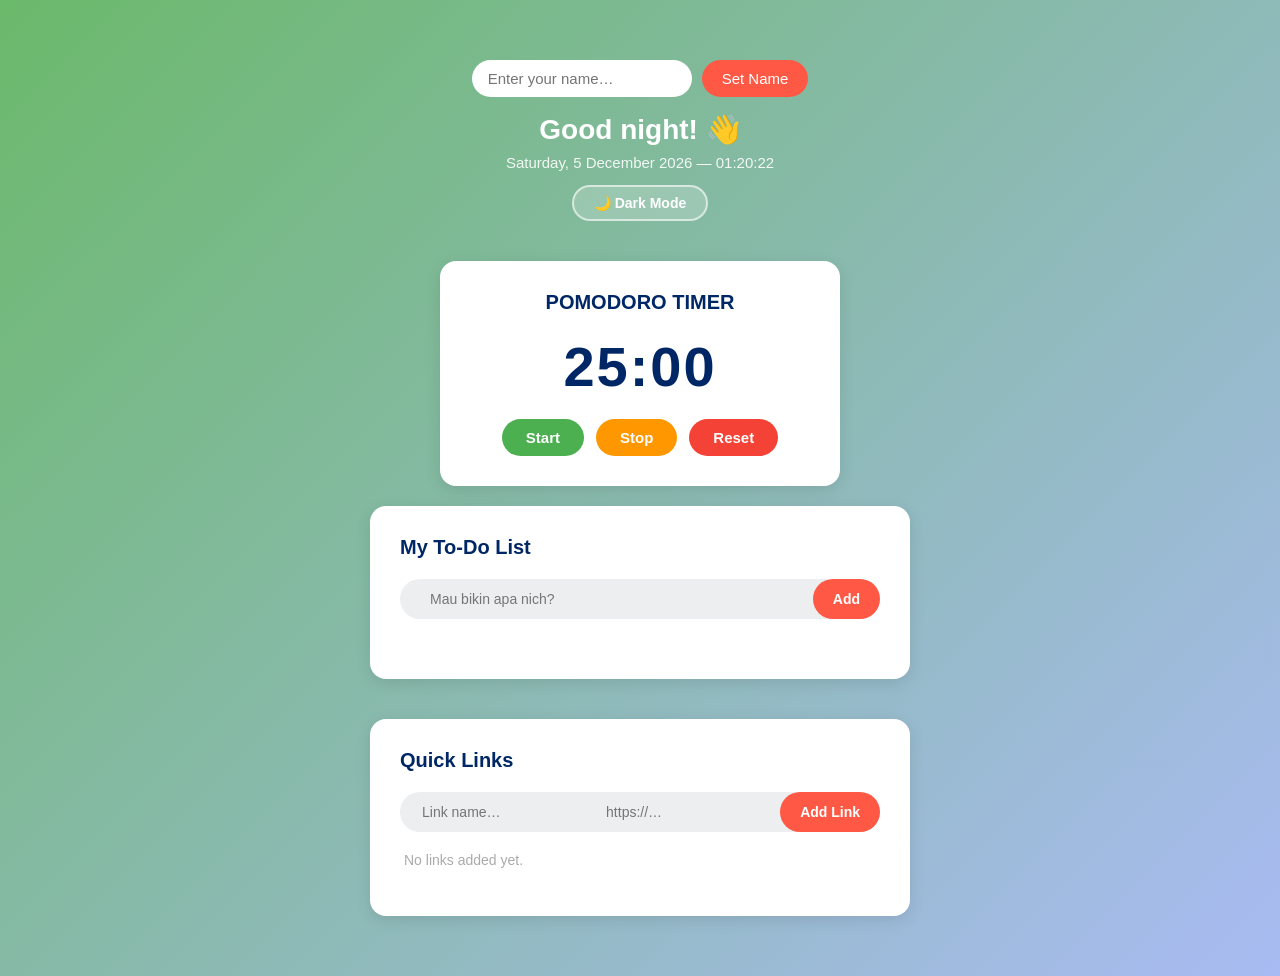
<file: index.html>
<!DOCTYPE html>
<html lang="en">
<head>
    <meta charset="UTF-8">
    <meta name="viewport" content="width=device-width, initial-scale=1.0">
    <title>Life Dashboard</title>
    <link rel="stylesheet" href="css/style.css">
</head>
<body>

    <!-- ── Greeting Section ── -->
    <section class="greeting-section">
        <div class="name-form">
            <input type="text" id="name-input" placeholder="Enter your name…" maxlength="40">
            <button onclick="handleSetName()">Set Name</button>
        </div>
        <div id="greeting-text"></div>
        <div id="datetime-text"></div>
        <button id="theme-toggle" onclick="toggleTheme()" aria-label="Switch to dark mode">🌙 Dark Mode</button>
    </section>

    <!-- ── Focus Timer Section ── -->
    <section class="timer-section">
        <h2>POMODORO TIMER</h2>
        <div class="countdown" id="timer-display">25:00</div>
        <div class="timer-buttons">
            <button class="btn-start" onclick="startTimer()">Start</button>
            <button class="btn-stop"  onclick="stopTimer()">Stop</button>
            <button class="btn-reset" onclick="resetTimer()">Reset</button>
        </div>
    </section>

    <!-- ── To-Do List Section ── -->
    <section class="todo-section">
        <h2>My To-Do List</h2>
        <div class="row">
            <input type="text" id="input-box" placeholder="Mau bikin apa nich?">
            <button onclick="addTask()">Add</button>
        </div>
        <p id="duplicate-error" class="duplicate-error" aria-live="polite" hidden>Task already exists!</p>
        <ul id="list-container"></ul>
    </section>

    <!-- ── Quick Links Section ── -->
    <section class="quicklinks-section">
        <h2>Quick Links</h2>
        <div class="row">
            <input type="text" id="link-name-input" placeholder="Link name…" maxlength="60">
            <input type="url"  id="link-url-input"  placeholder="https://…"  maxlength="2048">
            <button onclick="addLink()">Add Link</button>
        </div>
        <p id="link-error" class="link-error" aria-live="polite" hidden></p>
        <div id="links-container"></div>
    </section>

    <script src="js/script.js"></script>
</body>
</html>
</file>
<file: css/style.css>
* {
    margin: 0;
    padding: 0;
    font-family: 'Poppins', sans-serif;
    box-sizing: border-box;
}

body {
    background: linear-gradient(135deg, #6bb96b, #a9bbf3);
    min-height: 100vh;
    padding: 20px;
}

/* ── Greeting ── */
.greeting-section {
    text-align: center;
    padding: 40px 20px 20px;
    color: #fff;
}

.greeting-section .name-form {
    display: flex;
    justify-content: center;
    gap: 10px;
    margin-bottom: 16px;
    flex-wrap: wrap;
}

.greeting-section .name-form input {
    padding: 10px 16px;
    border: none;
    border-radius: 30px;
    font-size: 15px;
    outline: none;
    width: 220px;
}

.greeting-section .name-form button {
    padding: 10px 20px;
    background: #ff5945;
    color: #fff;
    border: none;
    border-radius: 30px;
    font-size: 15px;
    cursor: pointer;
}

.greeting-section .name-form button:hover {
    background: #e04030;
}

.greeting-section #greeting-text {
    font-size: 28px;
    font-weight: 700;
    margin-bottom: 8px;
}

.greeting-section #datetime-text {
    font-size: 15px;
    opacity: 0.9;
}

/* ── Timer ── */
.timer-section {
    max-width: 400px;
    margin: 20px auto;
    background: #fff;
    border-radius: 16px;
    padding: 30px 20px;
    text-align: center;
    box-shadow: 0 4px 16px rgba(0,0,0,0.1);
}

.timer-section h2 {
    color: #002765;
    margin-bottom: 20px;
    font-size: 20px;
}

.countdown {
    font-size: 56px;
    font-weight: 700;
    color: #002765;
    margin-bottom: 20px;
    letter-spacing: 2px;
}

.timer-buttons {
    display: flex;
    justify-content: center;
    gap: 12px;
    flex-wrap: wrap;
}

.timer-buttons button {
    padding: 10px 24px;
    border: none;
    border-radius: 30px;
    font-size: 15px;
    cursor: pointer;
    color: #fff;
    font-weight: 600;
}

.btn-start  { background: #4caf50; }
.btn-stop   { background: #ff9800; }
.btn-reset  { background: #f44336; }

.btn-start:hover  { background: #43a047; }
.btn-stop:hover   { background: #fb8c00; }
.btn-reset:hover  { background: #e53935; }

/* ── To-Do List ── */
.todo-section {
    max-width: 540px;
    margin: 20px auto 40px;
    background: #fff;
    border-radius: 16px;
    padding: 30px 30px 40px;
    box-shadow: 0 4px 16px rgba(0,0,0,0.1);
}

.todo-section h2 {
    color: #002765;
    margin-bottom: 20px;
    font-size: 20px;
}

.row {
    display: flex;
    align-items: center;
    background: #edeef0;
    border-radius: 30px;
    padding-left: 20px;
    margin-bottom: 20px;
}

.row input {
    flex: 1;
    border: none;
    outline: none;
    background: transparent;
    padding: 12px 10px;
    font-size: 14px;
}

.row button {
    padding: 12px 20px;
    background: #ff5945;
    color: #fff;
    border: none;
    border-radius: 30px;
    font-size: 14px;
    cursor: pointer;
    font-weight: 600;
}

.row button:hover {
    background: #e04030;
}

#list-container {
    list-style: none;
}

#list-container li {
    display: flex;
    align-items: center;
    gap: 10px;
    padding: 12px 8px;
    border-bottom: 1px solid #f0f0f0;
    font-size: 15px;
    word-break: break-word;
}

#list-container li:last-child {
    border-bottom: none;
}

#list-container li.done .task-text {
    text-decoration: line-through;
    color: #aaa;
}

.task-text {
    flex: 1;
    cursor: pointer;
}

.task-actions {
    display: flex;
    gap: 6px;
    flex-shrink: 0;
}

.task-actions button {
    padding: 4px 10px;
    border: none;
    border-radius: 20px;
    font-size: 12px;
    cursor: pointer;
    font-weight: 600;
    color: #fff;
}

.btn-edit   { background: #2196f3; }
.btn-delete { background: #f44336; }

.btn-edit:hover   { background: #1976d2; }
.btn-delete:hover { background: #e53935; }

/* ── Inline edit mode ── */
.task-view {
    display: flex;
    align-items: center;
    gap: 10px;
    width: 100%;
}

.task-edit {
    display: flex;
    align-items: center;
    background: #edeef0;
    border-radius: 30px;
    padding-left: 20px;
    width: 100%;
    gap: 0;
}

.edit-input {
    flex: 1;
    border: none;
    outline: none;
    background: transparent;
    padding: 12px 10px;
    font-size: 14px;
    font-family: 'Poppins', sans-serif;
    min-width: 0;
}

.btn-save {
    padding: 12px 16px;
    background: #ff5945;
    color: #fff;
    border: none;
    border-radius: 30px;
    font-size: 13px;
    cursor: pointer;
    font-weight: 600;
    font-family: 'Poppins', sans-serif;
}

.btn-cancel {
    padding: 12px 16px;
    background: transparent;
    color: #999;
    border: none;
    border-radius: 30px;
    font-size: 13px;
    cursor: pointer;
    font-weight: 600;
    font-family: 'Poppins', sans-serif;
}

.btn-save:hover   { background: #e04030; }
.btn-cancel:hover { color: #555; }

/* ── Theme Toggle Button ── */
#theme-toggle {
    margin-top: 14px;
    padding: 8px 20px;
    background: rgba(255, 255, 255, 0.2);
    color: #fff;
    border: 2px solid rgba(255, 255, 255, 0.6);
    border-radius: 30px;
    font-size: 14px;
    font-family: 'Poppins', sans-serif;
    font-weight: 600;
    cursor: pointer;
    transition: background 0.2s, border-color 0.2s;
}

#theme-toggle:hover {
    background: rgba(255, 255, 255, 0.35);
}

/* ── Duplicate Error ── */
.duplicate-error {
    color: #e53935;
    font-size: 13px;
    margin: -12px 0 12px 4px;
    font-weight: 600;
}

/* ── Dark Theme Overrides ── */
body.dark-theme {
    background: #1a1a2e;
    color: #e0e0e0;
}

body.dark-theme .timer-section,
body.dark-theme .todo-section {
    background: #16213e;
    color: #e0e0e0;
    box-shadow: 0 4px 16px rgba(0, 0, 0, 0.4);
}

body.dark-theme .timer-section h2,
body.dark-theme .todo-section h2 {
    color: #a9bbf3;
}

body.dark-theme .countdown {
    color: #a9bbf3;
}

body.dark-theme .row button {
    background: #ffffff;
    color: #1a1a2e;
}

body.dark-theme .row button:hover {
    background: #e0e0e0;
}

body.dark-theme .greeting-section .name-form button {
    background: #ffffff;
    color: #1a1a2e;
}

body.dark-theme .greeting-section .name-form button:hover {
    background: #e0e0e0;
}

body.dark-theme .btn-start  { background: #1565c0; }
body.dark-theme .btn-stop   { background: #0d47a1; }
body.dark-theme .btn-reset  { background: #0a3880; }

body.dark-theme .btn-start:hover  { background: #1976d2; }
body.dark-theme .btn-stop:hover   { background: #1565c0; }
body.dark-theme .btn-reset:hover  { background: #0d47a1; }

body.dark-theme #list-container li {
    border-bottom-color: #2a2a4a;
    color: #e0e0e0;
}

body.dark-theme #list-container li.done .task-text {
    color: #666;
}

body.dark-theme .row {
    background: #0f3460;
}

body.dark-theme .row input {
    color: #e0e0e0;
}

body.dark-theme .row input::placeholder {
    color: #8888aa;
}

body.dark-theme .task-edit {
    background: #0f3460;
}

body.dark-theme .edit-input {
    color: #e0e0e0;
}

body.dark-theme .btn-cancel {
    color: #8888aa;
}

body.dark-theme .btn-cancel:hover {
    color: #e0e0e0;
}

body.dark-theme #theme-toggle {
    background: rgba(169, 187, 243, 0.15);
    border-color: rgba(169, 187, 243, 0.5);
}

body.dark-theme #theme-toggle:hover {
    background: rgba(169, 187, 243, 0.3);
}

body.dark-theme .greeting-section .name-form input {
    color: #1a1a2e;
}

/* ── Quick Links ── */
.quicklinks-section {
    max-width: 540px;
    margin: 20px auto 40px;
    background: #fff;
    border-radius: 16px;
    padding: 30px 30px 40px;
    box-shadow: 0 4px 16px rgba(0,0,0,0.1);
}

.quicklinks-section h2 {
    color: #002765;
    margin-bottom: 20px;
    font-size: 20px;
}

/* Two-input row: allow the pill container to wrap so the inputs
   don't get too narrow on smaller screens */
.quicklinks-section .row {
    flex-wrap: wrap;
    gap: 0;
    padding-left: 12px;
}

.quicklinks-section .row input {
    min-width: 120px;
}

.link-item {
    display: flex;
    align-items: center;
    gap: 10px;
    padding: 12px 8px;
    border-bottom: 1px solid #f0f0f0;
}

.link-item:last-child {
    border-bottom: none;
}

.link-btn {
    flex: 1;
    padding: 8px 16px;
    background: #ff5945;
    color: #fff;
    border: none;
    border-radius: 30px;
    font-size: 14px;
    font-family: 'Poppins', sans-serif;
    font-weight: 600;
    cursor: pointer;
    text-align: left;
    word-break: break-all;
}

.link-btn:hover {
    background: #e04030;
}

.link-delete-btn {
    padding: 8px 16px;
    background: #f44336;
    color: #fff;
    border: none;
    border-radius: 30px;
    font-size: 12px;
    font-family: 'Poppins', sans-serif;
    font-weight: 600;
    cursor: pointer;
    flex-shrink: 0;
}

.link-delete-btn:hover {
    background: #e53935;
}

.links-placeholder {
    color: #aaa;
    font-size: 14px;
    margin: 8px 4px;
}

.link-error {
    color: #e53935;
    font-size: 13px;
    margin: -12px 0 12px 4px;
    font-weight: 600;
}

/* ── Dark Theme Overrides — Quick Links ── */
body.dark-theme .quicklinks-section {
    background: #16213e;
    color: #e0e0e0;
    box-shadow: 0 4px 16px rgba(0, 0, 0, 0.4);
}

body.dark-theme .quicklinks-section h2 {
    color: #a9bbf3;
}

body.dark-theme .link-btn {
    background: #0f3460;
    color: #e0e0e0;
}

body.dark-theme .link-btn:hover {
    background: #1a4a7a;
}

body.dark-theme .link-delete-btn {
    background: #7a1f1f;
    color: #e0e0e0;
}

body.dark-theme .link-delete-btn:hover {
    background: #9e2a2a;
}

body.dark-theme .links-placeholder {
    color: #8888aa;
}
</file>
